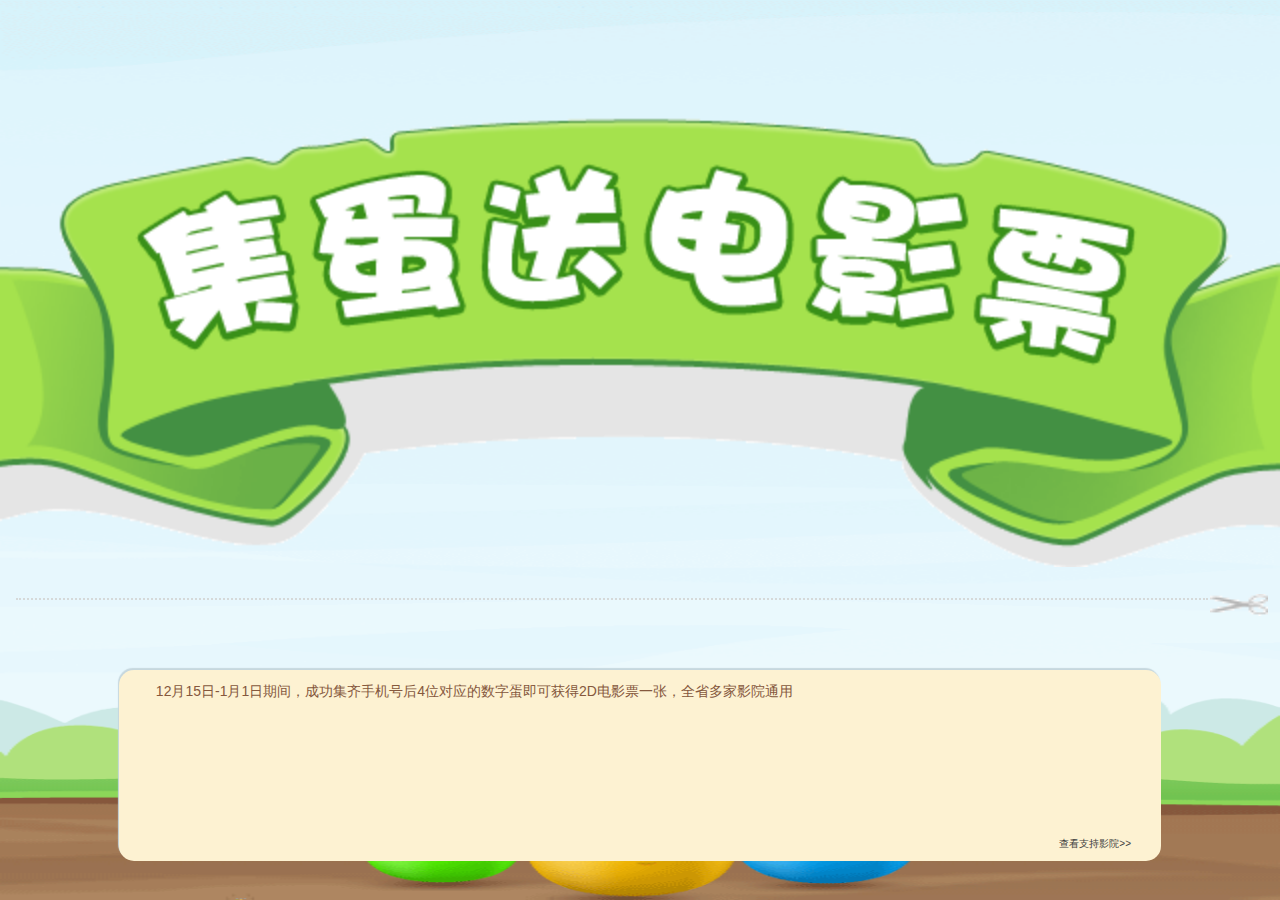
<file: index.html>
<!DOCTYPE html>
<html>
<head>
    <meta charset="utf-8">
    <meta name="viewport" content="width=device-width, initial-scale=1.0, minimum-scale=1.0, maximum-scale=1.0, user-scalable=no">
    <meta name="apple-mobile-web-app-capable" content="yes">
    <meta name="apple-mobile-web-app-status-bar-style" content="white">
    <meta name="format-detection" content="telephone=no">
    <title></title>
    <link rel="stylesheet" type="text/css" href="css/style.css">
    <script type="text/javascript" src="js/jquery-1.7.1.min.js"></script>
    <script>
        $(function(){
            $(".container").height($(window).height());
        });
    </script>
</head>
<body>
<div class="container">
    <div class="title">
        <img src="img/index_title.png">
    </div>
    <div class="line">
        <span></span>
        <img src="img/cut.png">
    </div>
    <p class="clear"></p>
    <div class="content">
        <p>12月15日-1月1日期间，成功集齐手机号后4位对应的数字蛋即可获得2D电影票一张，全省多家影院通用</p>
        <a href="#">查看支持影院>></a>
    </div>
    <div class="start">
        <a href="#">
    <img  class="btn" src="img/button_bg.png">
        </a>
    </div>
    <p class="remain">当前还剩<span>199</span>张电影票可领</p>

</div>
</body>
</html>
</file>
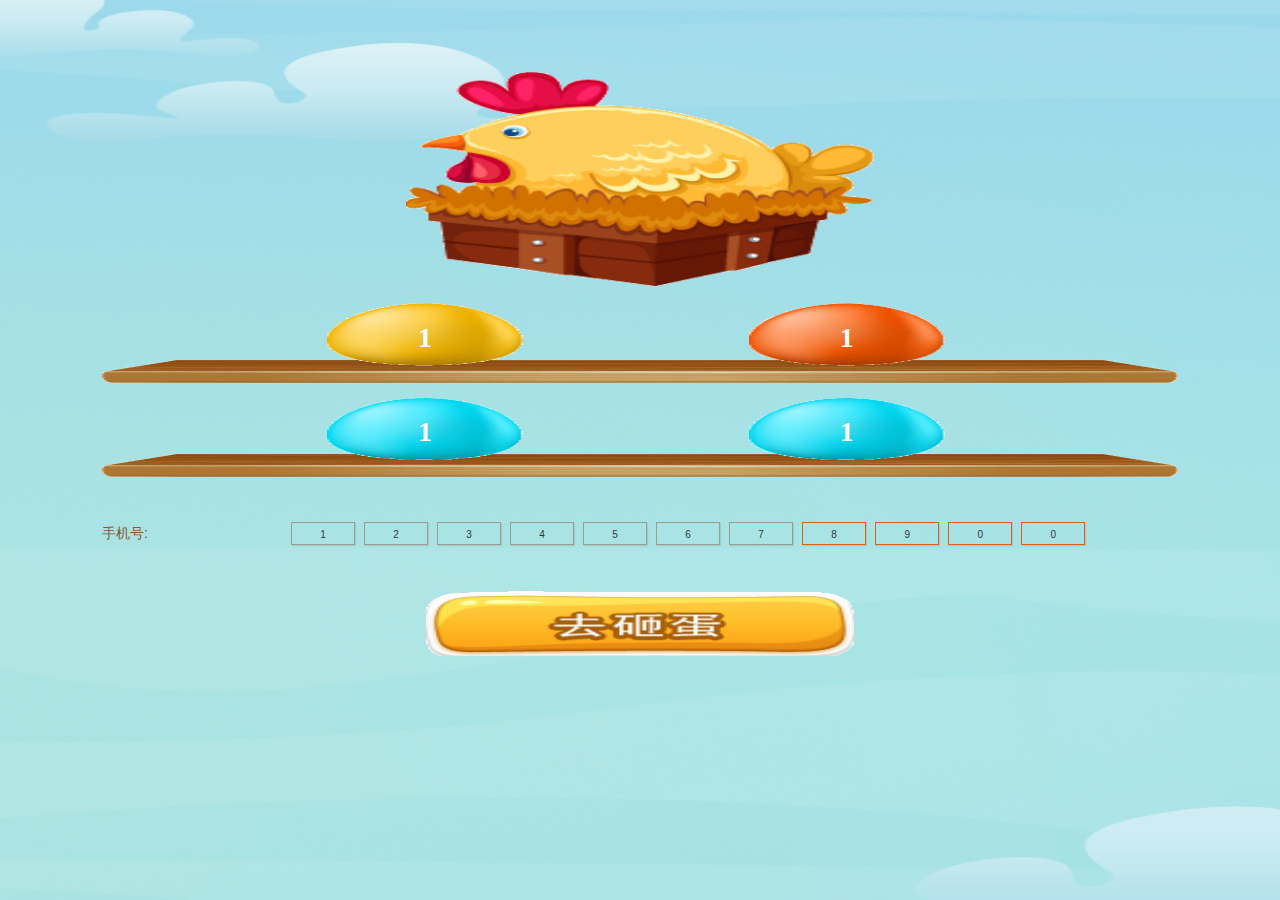
<file: basket.html>
<!DOCTYPE html>
<html>
<head>
    <meta charset="utf-8">
    <meta name="viewport" content="width=device-width, initial-scale=1.0, minimum-scale=1.0, maximum-scale=1.0, user-scalable=no">
    <meta name="apple-mobile-web-app-capable" content="yes">
    <meta name="apple-mobile-web-app-status-bar-style" content="white">
    <meta name="format-detection" content="telephone=no">
    <link rel="stylesheet" type="text/css" href="css/style.css">
    <script type="text/javascript" src="js/jquery-1.7.1.min.js"></script>
    <title></title>
    <script>
        $(function(){
            $(".container").height($(window).height());
        });
    </script>
    <title></title>
</head>
<body>
    <div class="container basket-container">
        <div class="basket-top">
            <img src="img/chicken.png">
        </div>
        <div class="basket-content">
            <div class="board">
                <ul class="first-line">
                    <li><p>1</p><img src="img/yellow-egg.png"></li>
                    <li><p>1</p><img src="img/orange-egg.png"></li>

                </ul>
                <img class="board-img" src="img/board.png">
            </div>
            <div class="board">
                <ul  class="second-line">
                    <li><p>1</p><img src="img/blue-egg.png"></li>
                    <li><p>1</p><img src="img/blue-egg.png"></li>
                </ul>
                <img  class="board-img" src="img/board.png">
            </div>
        </div>
        <div class="phone-number">
            <p>手机号:</p>
            <ul>
                <li>1</li>
                <li>2</li>
                <li>3</li>
                <li>4</li>
                <li>5</li>
                <li>6</li>
                <li>7</li>
                <li class="last">8</li>
                <li class="last">9</li>
                <li class="last">0</li>
                <li class="last">0</li>
            </ul>
        </div>
        <div class="break">
            <a href="#">
            <img src="img/break.png">
            </a>
        </div>
    </div>
</body>
</html>
</file>
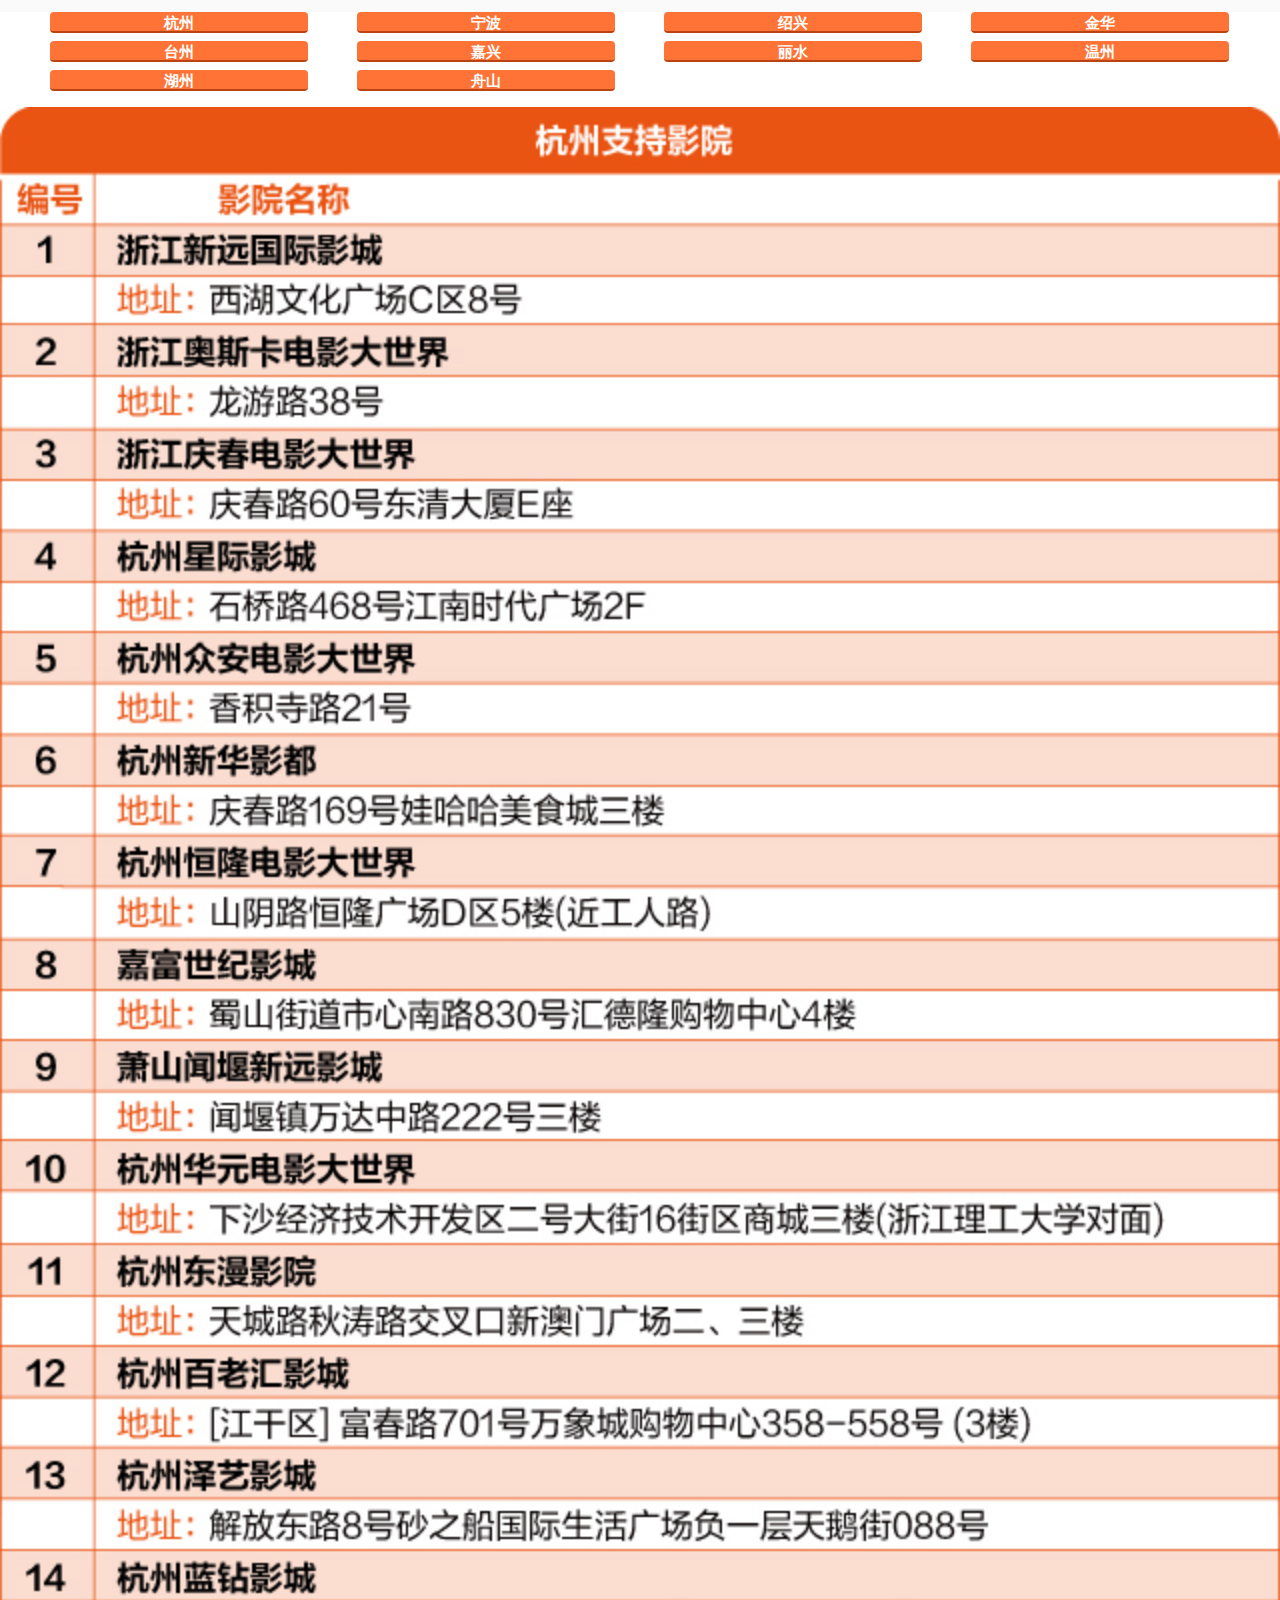
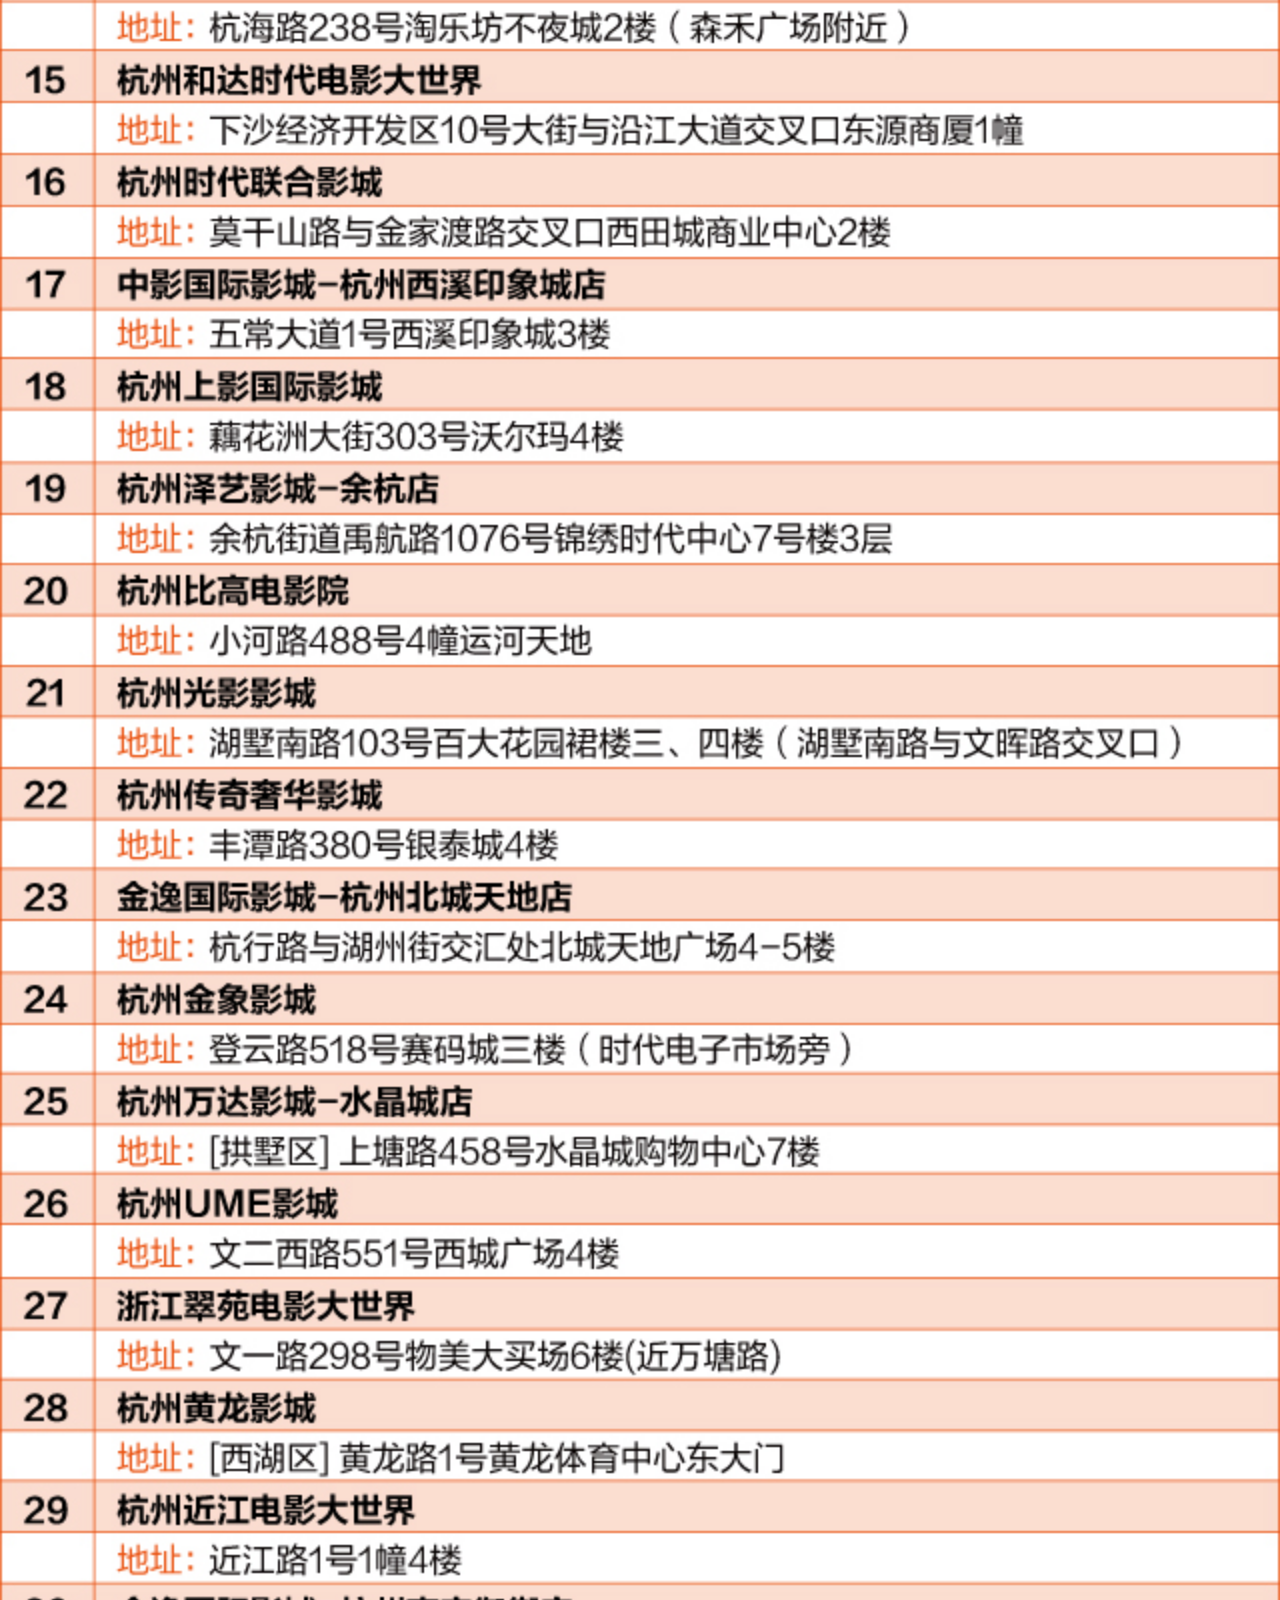
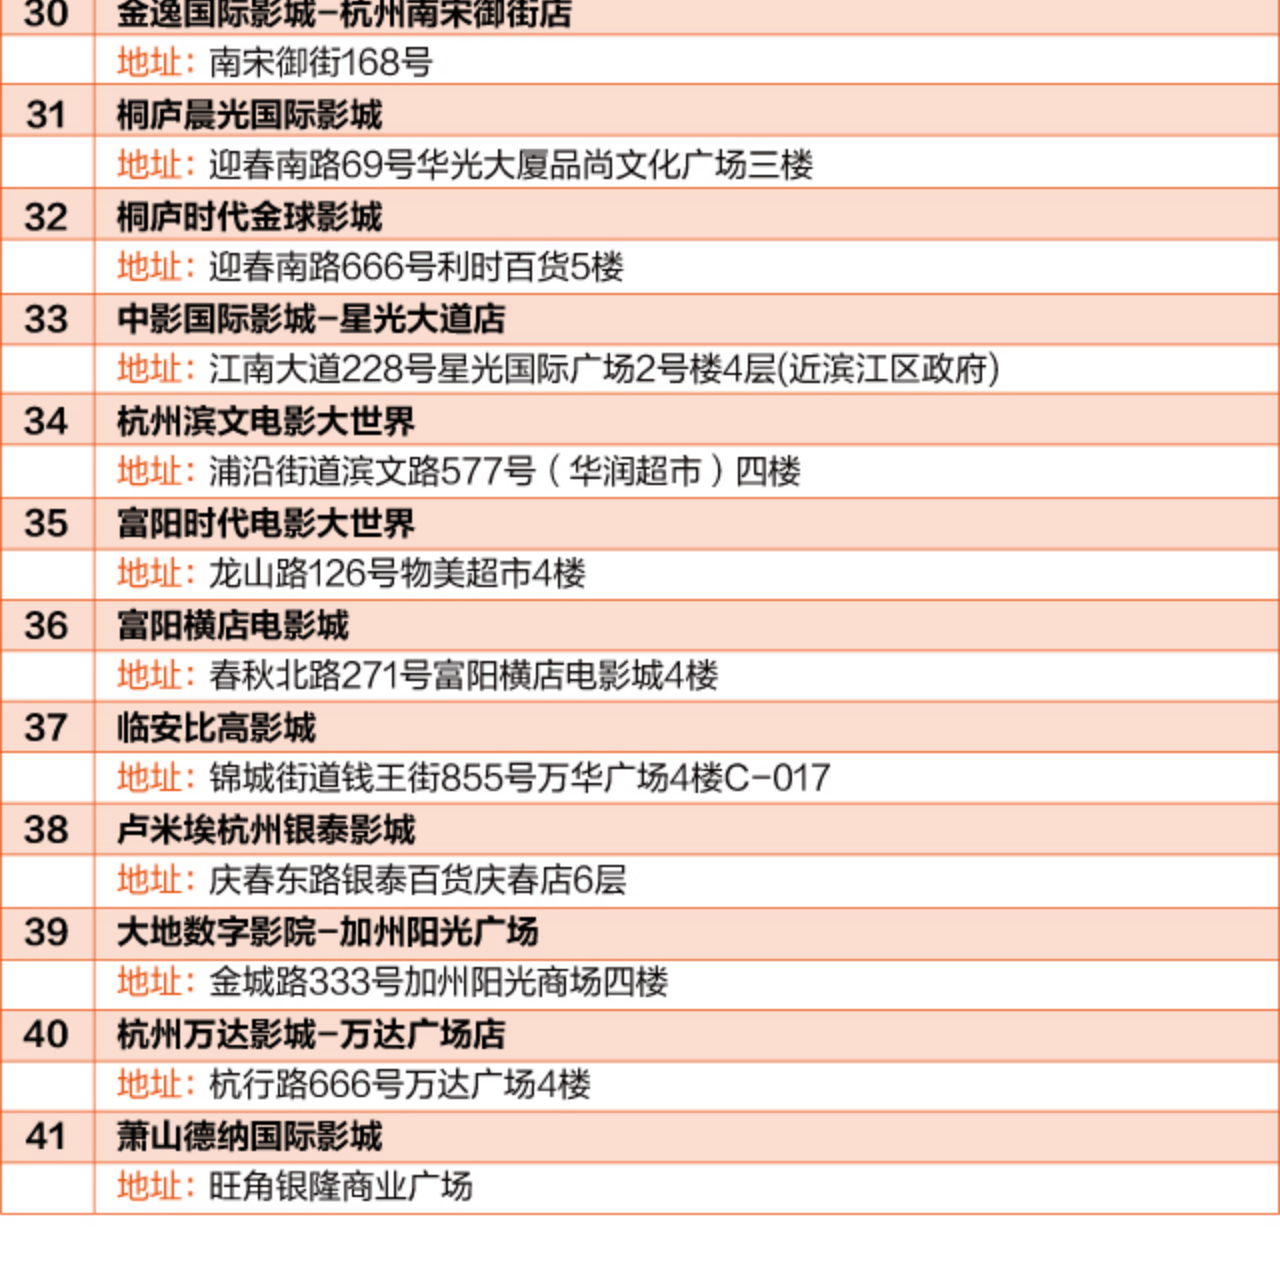
<file: cinema.html>
<!DOCTYPE html>
<html>
<head>
    <meta charset="utf-8">
    <meta name="viewport" content="width=device-width, initial-scale=1.0, minimum-scale=1.0, maximum-scale=1.0, user-scalable=no">
    <meta name="apple-mobile-web-app-capable" content="yes">
    <meta name="apple-mobile-web-app-status-bar-style" content="white">
    <meta name="format-detection" content="telephone=no">
    <link rel="stylesheet" type="text/css" href="css/style.css">
</head>
<body>
<div class="cinema-container">
    <div class="select-btn">
        <ul>
            <li>杭州</li>
            <li>宁波</li>
            <li>绍兴</li>
            <li>金华</li>
            <li>台州</li>
            <li>嘉兴</li>
            <li>丽水</li>
            <li>温州</li>
            <li>湖州</li>
            <li>舟山</li>
        </ul>
    </div>
    <img  class="cinema" src="img/hangzhou.jpg">
</div>
</body>
</html>
</file>
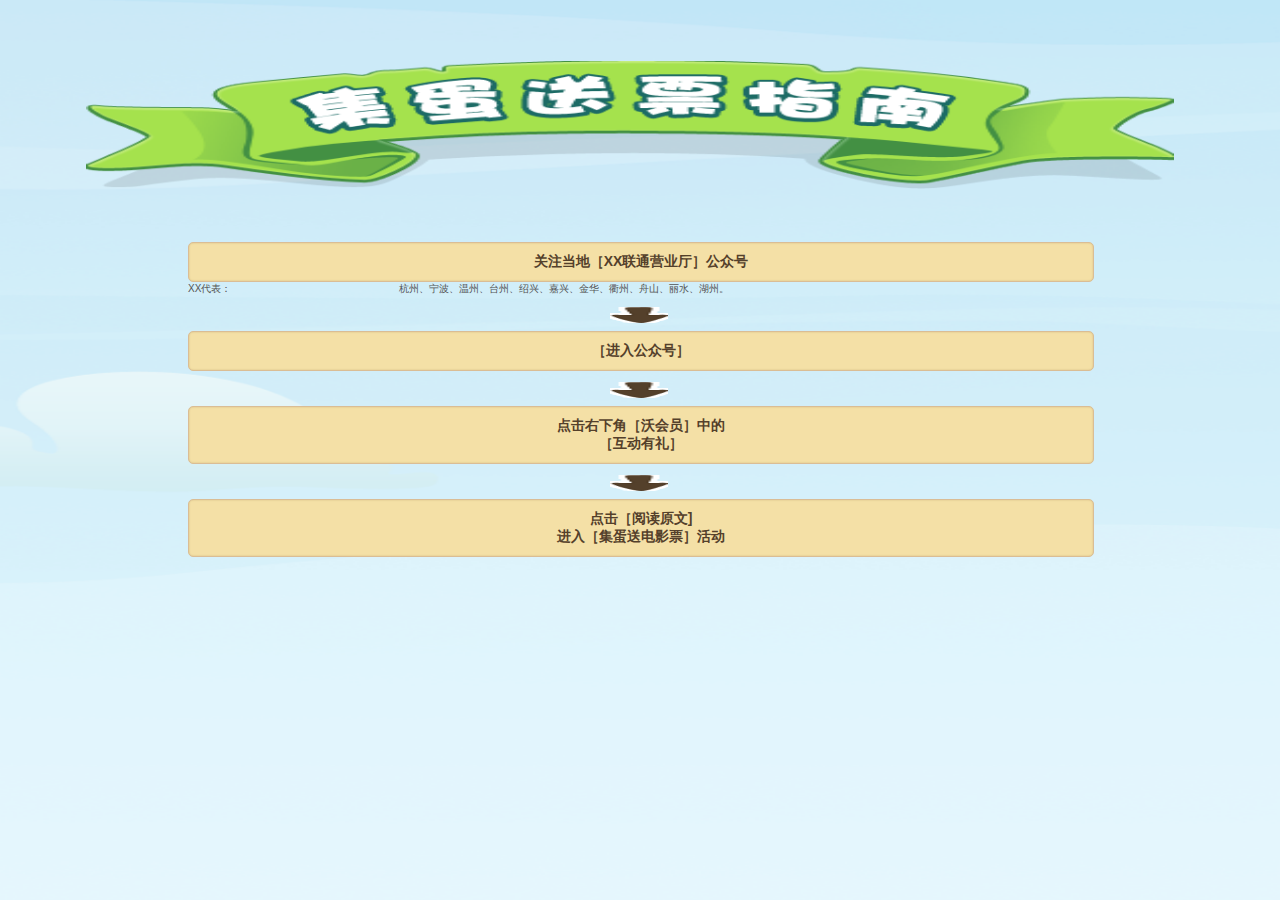
<file: how.html>
<!DOCTYPE html>
<html>
<head>
    <meta charset="utf-8">
    <meta name="viewport" content="width=device-width, initial-scale=1.0, minimum-scale=1.0, maximum-scale=1.0, user-scalable=no">
    <meta name="apple-mobile-web-app-capable" content="yes">
    <meta name="apple-mobile-web-app-status-bar-style" content="white">
    <meta name="format-detection" content="telephone=no">
    <link rel="stylesheet" type="text/css" href="css/style.css">
    <script type="text/javascript" src="js/jquery-1.7.1.min.js"></script>
    <title></title>
    <script>
        $(function(){
            $(".container").height($(window).height());
        });
    </script>
</head>
<body>
<div class="container how-container">
    <div class="how-title">
        <img src="img/how_title.png"/>
    </div>
    <div class="how-content">
        <div class="step">
            <p>关注当地［XX联通营业厅］公众号</p>
        </div>
        <div class="tip4">
            <p class="label">XX代表：</p>
            <p class="tip4-content">杭州、宁波、温州、台州、绍兴、嘉兴、金华、衢州、舟山、丽水、湖州。</p>
        </div>
        <img src="img/arrow-icon.png"/>
    </div>
    <div class="how-content">
        <div class="step">
            <p>［进入公众号］</p>
        </div>
        <img src="img/arrow-icon.png"/>
    </div>
    <div class="how-content">
        <div class="step">
            <p>点击右下角［沃会员］中的 </p>
            <p>［互动有礼］</p>
        </div>
        <img src="img/arrow-icon.png"/>
    </div>
    <div class="how-content">
        <div class="step">
            <p>点击［阅读原文]</p>
            <p>进入［集蛋送电影票］活动</p>
        </div>
    </div>
</div>
</body>
</html>
</file>
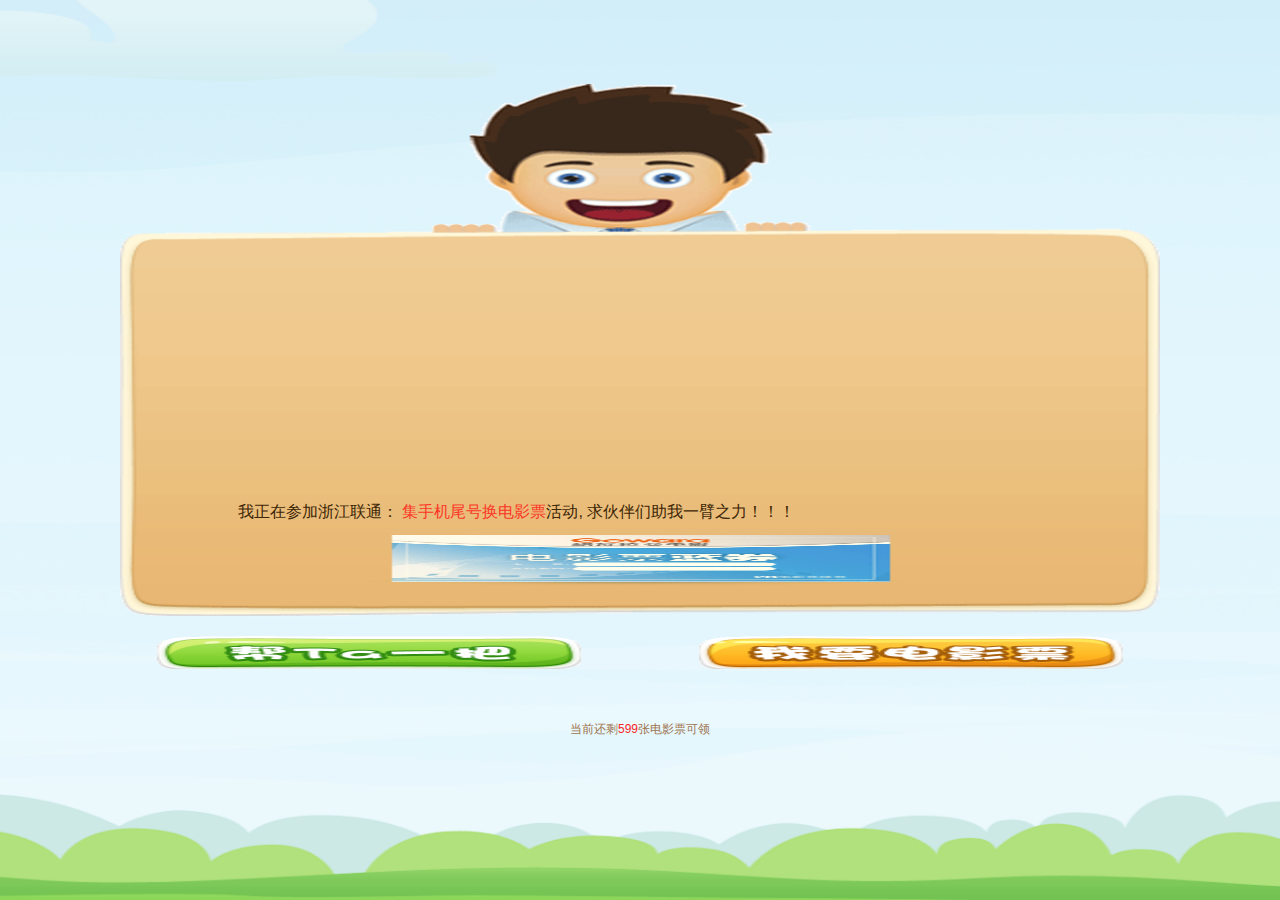
<file: invite.html>
<!DOCTYPE html>
<html>
<head>
    <meta charset="utf-8">
    <meta name="viewport" content="width=device-width, initial-scale=1.0, minimum-scale=1.0, maximum-scale=1.0, user-scalable=no">
    <meta name="apple-mobile-web-app-capable" content="yes">
    <meta name="apple-mobile-web-app-status-bar-style" content="white">
    <meta name="format-detection" content="telephone=no">
    <link rel="stylesheet" type="text/css" href="css/style.css">
    <script type="text/javascript" src="js/jquery-1.7.1.min.js"></script>
    <title></title>
    <script>
        $(function(){
            $(".container").height($(window).height());
        });
    </script>
    <title></title>
</head>
<body>
<div class="container invite-container">
  <div class="invite-content">
      <div>
          <p>我正在参加浙江联通： <span> 集手机尾号换电影票</span>活动,
          求伙伴们助我一臂之力！！！</p>
      </div>
      <img src="img/ticket.png"/>
  </div>
  <div class="btn-group  invite-btn">
      <div class="left-btn">
          <img src="img/invite_help.png"/>
      </div>
      <div class="right-btn">
          <img src="img/want.png"/>
      </div>
  </div>
    <p class="remain invite-remain">当前还剩<span>599</span>张电影票可领 </p>
</div>
</body>
</html>
</file>
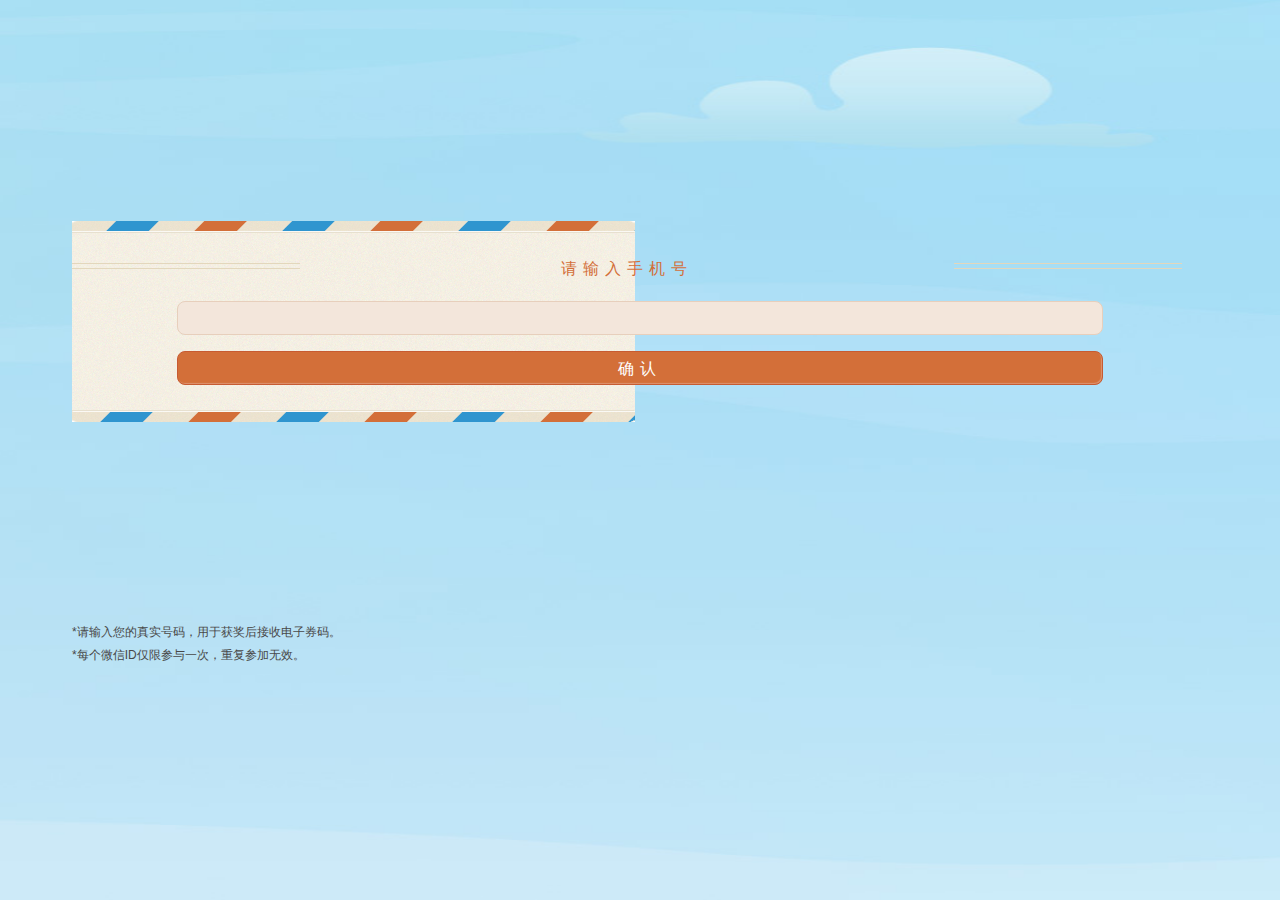
<file: login.html>
<!DOCTYPE html>
<html>
<head>
    <meta charset="utf-8">
    <meta name="viewport" content="width=device-width, initial-scale=1.0, minimum-scale=1.0, maximum-scale=1.0, user-scalable=no">
    <meta name="apple-mobile-web-app-capable" content="yes">
    <meta name="apple-mobile-web-app-status-bar-style" content="white">
    <meta name="format-detection" content="telephone=no">
    <link rel="stylesheet" type="text/css" href="css/style.css">
    <script type="text/javascript" src="js/jquery-1.7.1.min.js"></script>
    <title></title>
    <script>

        $(function(){
            $(".container").height($(window).height());
        });
    </script>
</head>
<body>
<div class="login-container  container">
    <div class="form">
        <div class="form-title">
            <span></span>
            <p>请输入手机号</p>
            <span></span>
        </div>
        <input type="text" />
        <div class="form-btn">
            <p>确认</p>
        </div>
    </div>
    <p class="tip1">*请输入您的真实号码，用于获奖后接收电子券码。 </p>
    <p class="tip2"> *每个微信ID仅限参与一次，重复参加无效。</p>
</div>
</body>
</html>
</file>
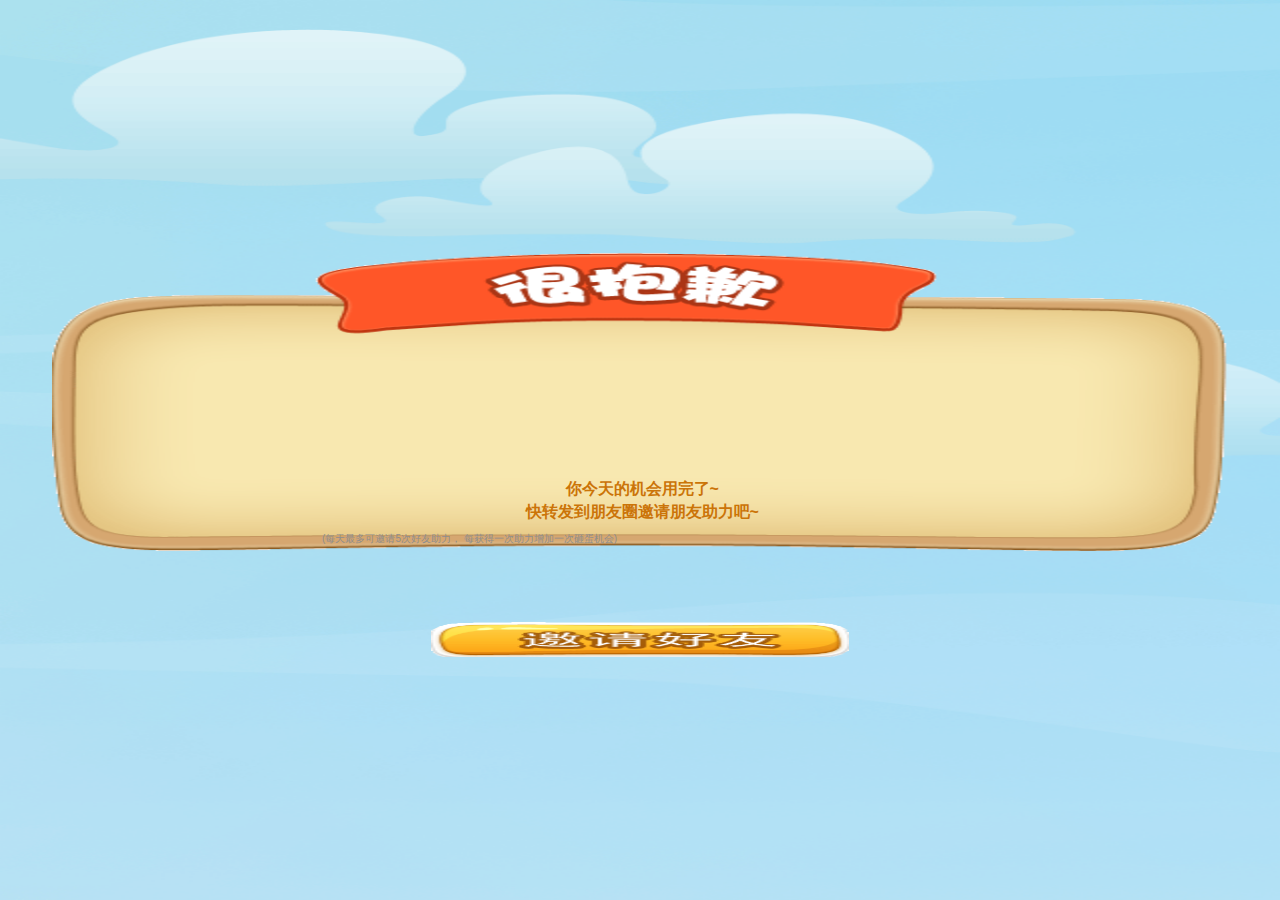
<file: nochance.html>
<!DOCTYPE html>
<html>
<head>
    <meta charset="utf-8">
    <meta name="viewport" content="width=device-width, initial-scale=1.0, minimum-scale=1.0, maximum-scale=1.0, user-scalable=no">
    <meta name="apple-mobile-web-app-capable" content="yes">
    <meta name="apple-mobile-web-app-status-bar-style" content="white">
    <meta name="format-detection" content="telephone=no">
    <link rel="stylesheet" type="text/css" href="css/style.css">
    <script type="text/javascript" src="js/jquery-1.7.1.min.js"></script>
    <title></title>
    <script>
        $(function(){
            $(".container").height($(window).height());
        });
    </script>
    <title></title>
</head>
<body>
<div class="container nochance-container">
    <div class="sorry">
        <p class="first-line">你今天的机会用完了~</p>
        <p class="second-line">快转发到朋友圈邀请朋友助力吧~</p>
        <span class="tip3">(每天最多可邀请5次好友助力， 每获得一次助力增加一次砸蛋机会)</span>
    </div>
    <div class="invite">
        <a href="#">
        <img src="img/invite.png">
        </a>
    </div>
</div>
</body>
</html>
</file>
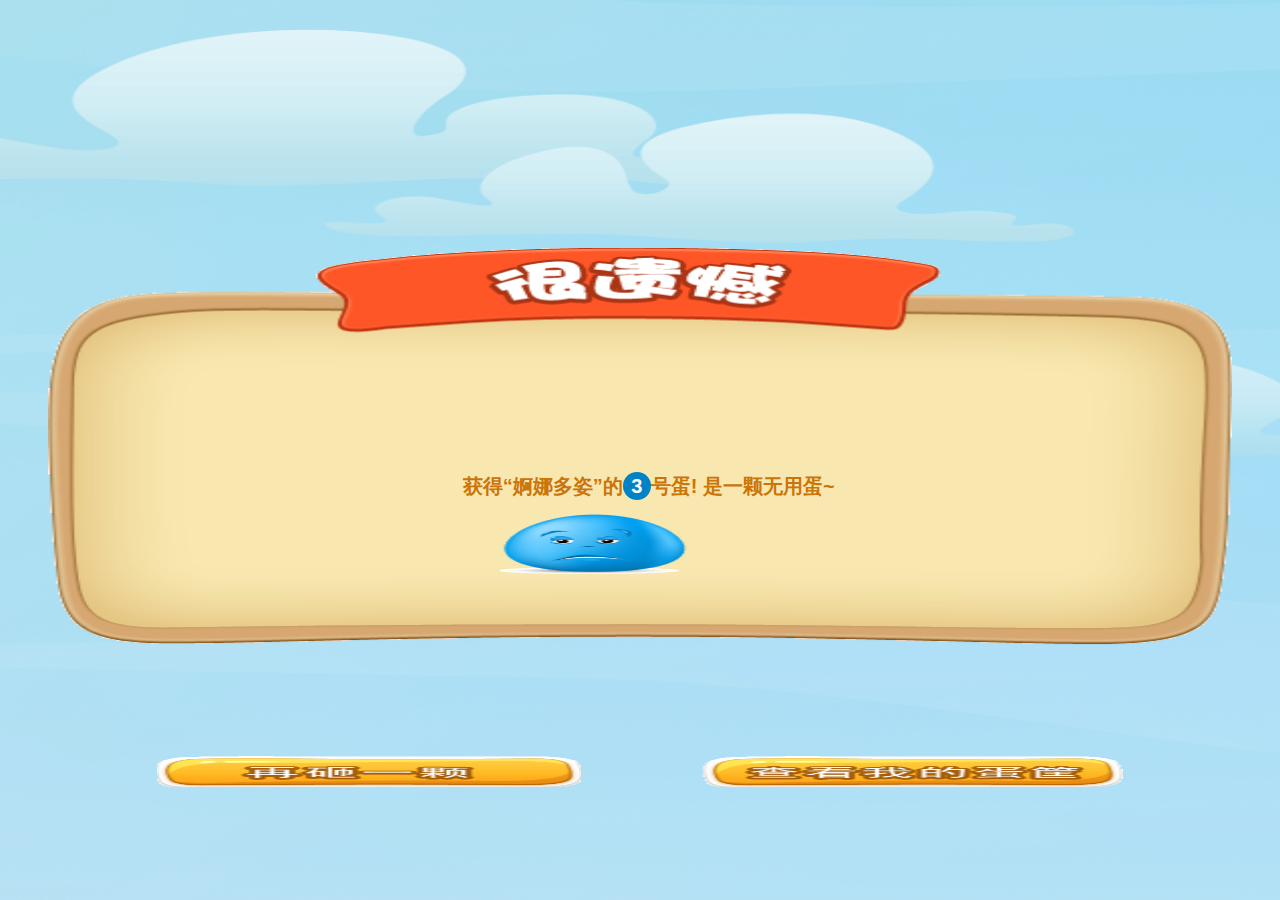
<file: result.html>
<!DOCTYPE html>
<html>
<head>
    <meta charset="utf-8">
    <meta name="viewport" content="width=device-width, initial-scale=1.0, minimum-scale=1.0, maximum-scale=1.0, user-scalable=no">
    <meta name="apple-mobile-web-app-capable" content="yes">
    <meta name="apple-mobile-web-app-status-bar-style" content="white">
    <meta name="format-detection" content="telephone=no">
    <link rel="stylesheet" type="text/css" href="css/style.css">
    <script type="text/javascript" src="js/jquery-1.7.1.min.js"></script>
    <title></title>
    <script>
        $(function(){
            $(".container").height($(window).height());
        });
    </script>
    <title></title>
</head>
<body>
<div class="result-container container">
    <div class="result-content">
        <p>获得<span class="egg-name">“婀娜多姿”</span>的<span class="egg-number">3</span>号蛋! 是一颗<span id="use">无用蛋~</span></p>
        <img src="img/reggs3.png">
    </div>
    <div class="result-btn">
        <div class="break-more">
            <a href="#">
            <img src="img/break-more.png">
            </a>
        </div>
        <div class="see-basket">
            <a href="#">
            <img src="img/see-basket.png">
            </a>
        </div>
    </div>
</div>
</body>
</html>
</file>
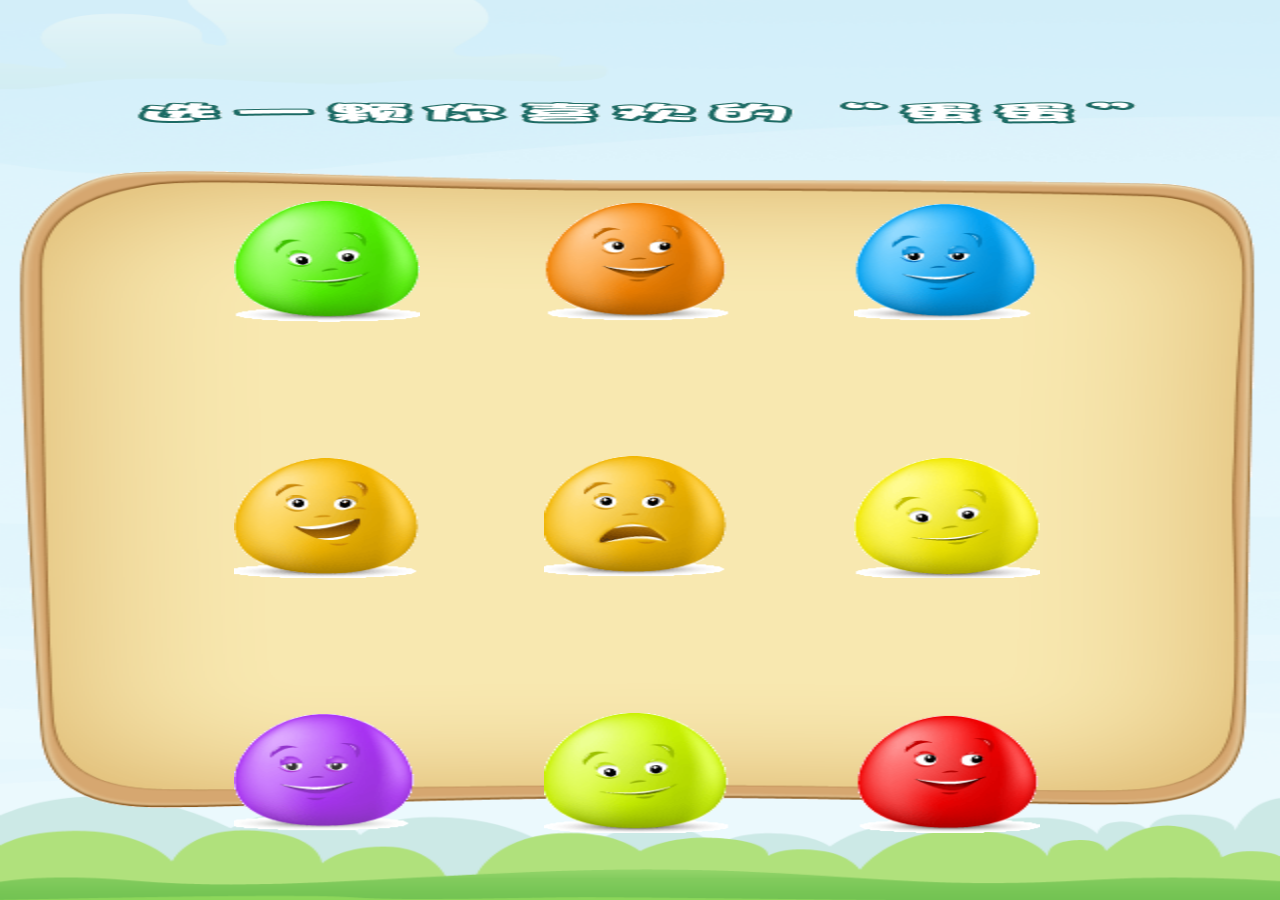
<file: select.html>
<!DOCTYPE html>
<html>
<head>
    <meta charset="utf-8">
    <meta name="viewport" content="width=device-width, initial-scale=1.0, minimum-scale=1.0, maximum-scale=1.0, user-scalable=no">
    <meta name="apple-mobile-web-app-capable" content="yes">
    <meta name="apple-mobile-web-app-status-bar-style" content="white">
    <meta name="format-detection" content="telephone=no">
    <link rel="stylesheet" type="text/css" href="css/style.css">
    <script type="text/javascript" src="js/jquery-1.7.1.min.js"></script>
    <title></title>
    <script>
        $(function(){
            $(".container").height($(window).height());
        });
    </script>
    <title></title>
</head>
<body>
<div class="select-container container">
    <div class="select-title">
        <img src="img/select-title.png">
    </div>
    <div class="select-content">
        <ul>
            <li><a href="#"><img src="img/eggs1.png"></a></li>
            <li><a href="#"><img src="img/eggs2.png"></a></li>
            <li><a href="#"><img src="img/eggs3.png"></a></li>
            <li><a href="#"><img src="img/eggs4.png"></a></li>
            <li><a href="#"><img src="img/eggs5.png"></a></li>
            <li><a href="#"><img src="img/eggs6.png"></a></li>
            <li><a href="#"><img src="img/eggs7.png"></a></li>
            <li><a href="#"><img src="img/eggs8.png"></a></li>
            <li><a href="#"><img src="img/eggs9.png"></a></li>
        </ul>
    </div>
</div>
</body>
</html>
</file>
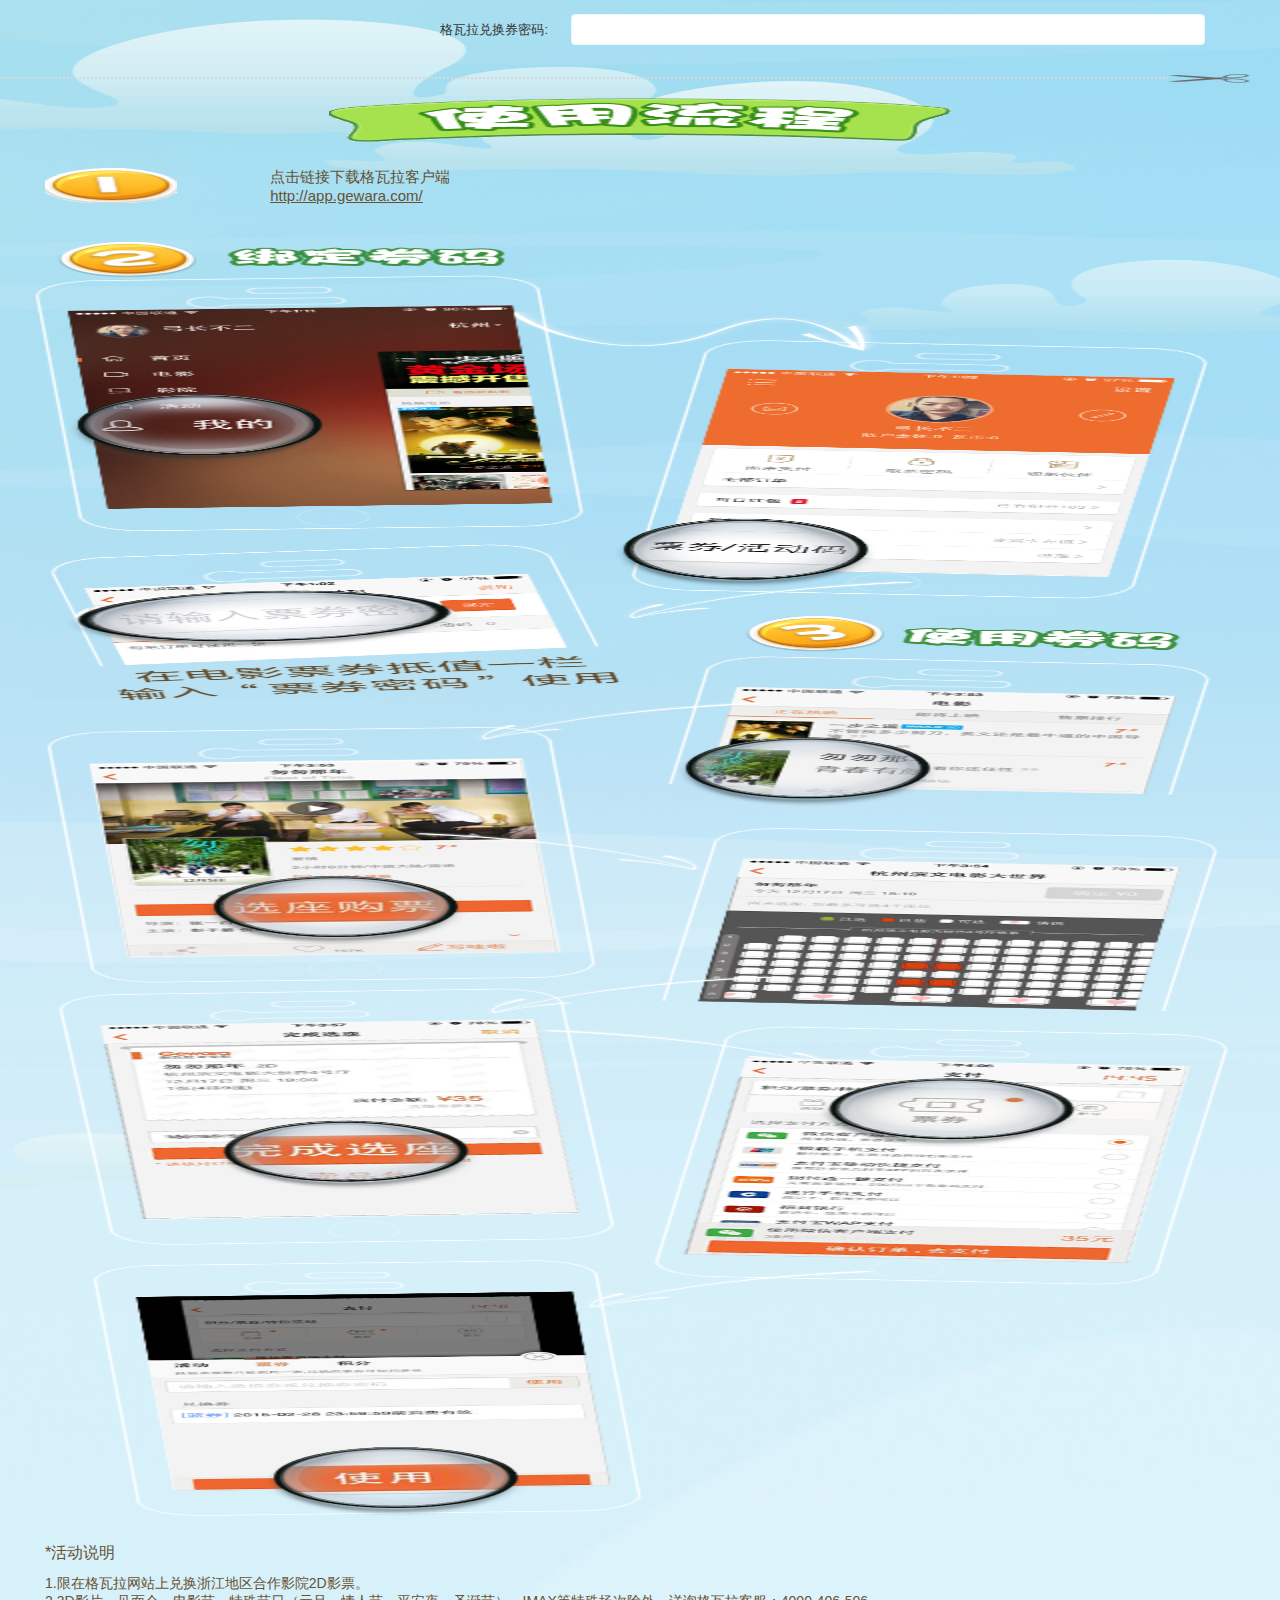
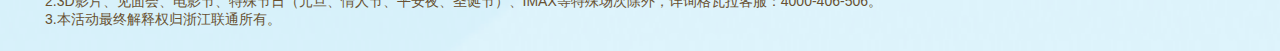
<file: step.html>
<!DOCTYPE html>
<html>
<head>
    <meta charset="utf-8">
    <meta name="viewport" content="width=device-width, initial-scale=1.0, minimum-scale=1.0, maximum-scale=1.0, user-scalable=no">
    <meta name="apple-mobile-web-app-capable" content="yes">
    <meta name="apple-mobile-web-app-status-bar-style" content="white">
    <meta name="format-detection" content="telephone=no">
    <link rel="stylesheet" type="text/css" href="css/style.css">
</head>
<body>
<div class="step-container">
    <div class="top">
        <p class="step-label">格瓦拉兑换券密码:</p>
        <p class="password"></p>
    </div>
    <div class="line step-line">
        <span></span>
        <img src="img/step-cut.png">
    </div>
    <div class="step-title">
        <img src="img/step_title.png"/>
    </div>
    <div class="change-step step1">
        <img src="img/step1.png"/>
        <div class="app-link">
            <p>点击链接下载格瓦拉客户端</p>
            <a href="#"><u>http://app.gewara.com/</u> </a>
        </div>
    </div>
    <img class="step-content" src="img/step-content.png"/>
    <div class="change-step direction">
        <h3>*活动说明</h3>
        <p>1.限在格瓦拉网站上兑换浙江地区合作影院2D影票。</p>
        <p>2.3D影片、见面会、电影节、特殊节日（元旦、情人节、平安夜、圣诞节）、IMAX等特殊场次除外，详询格瓦拉客服：4000-406-506。</p>
        <p>3.本活动最终解释权归浙江联通所有。</p>
    </div>
</div>
</body>
</html>
</file>
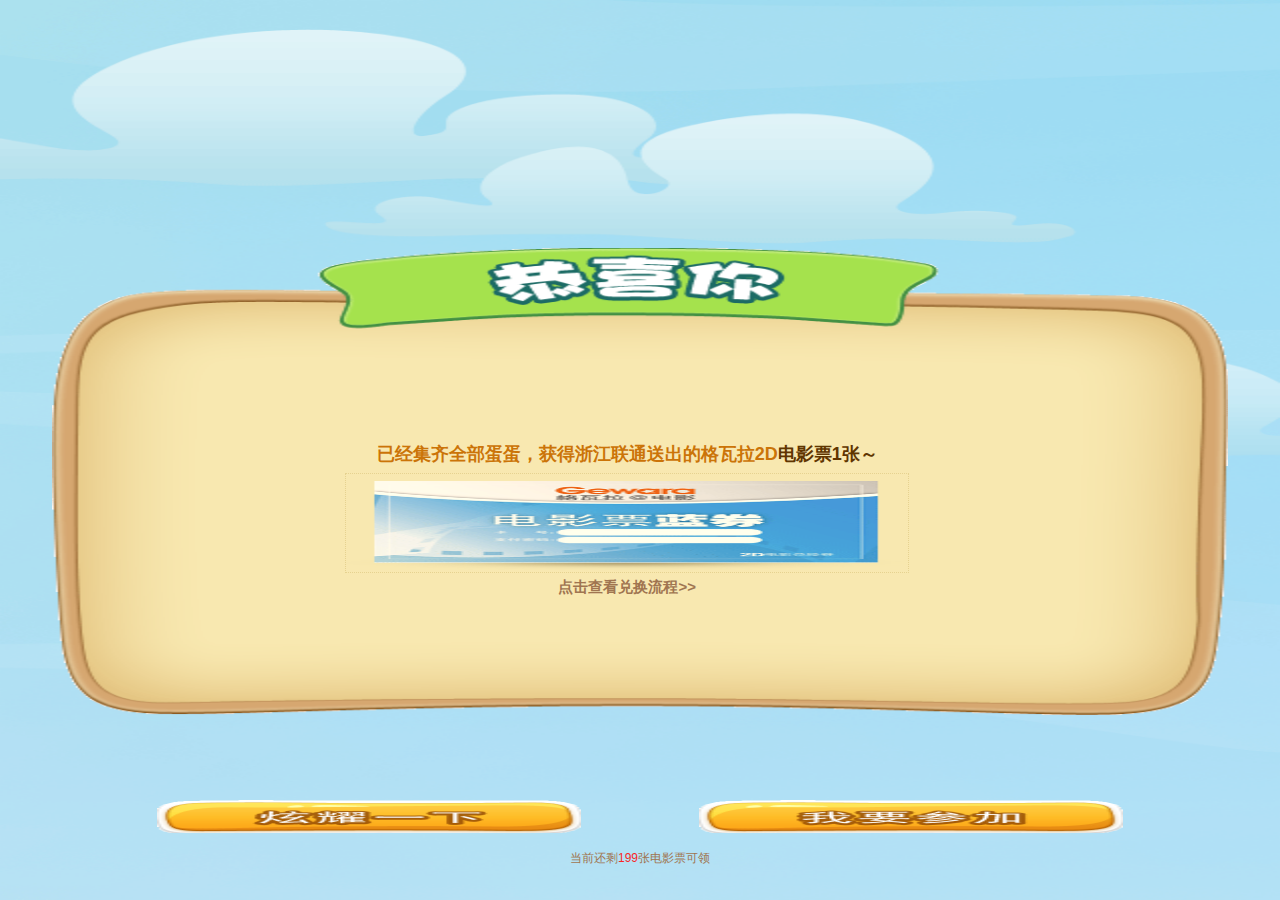
<file: success.html>
<!DOCTYPE html>
<html>
<head>
    <meta charset="utf-8">
    <meta name="viewport" content="width=device-width, initial-scale=1.0, minimum-scale=1.0, maximum-scale=1.0, user-scalable=no">
    <meta name="apple-mobile-web-app-capable" content="yes">
    <meta name="apple-mobile-web-app-status-bar-style" content="white">
    <meta name="format-detection" content="telephone=no">
    <link rel="stylesheet" type="text/css" href="css/style.css">
    <script type="text/javascript" src="js/jquery-1.7.1.min.js"></script>
    <title></title>
    <script>
        $(function(){
            $(".container").height($(window).height());
            $(".share-tip").height($(window).height());
        });
    </script>
    <title></title>
</head>
<body>

<div class="container result-container">
    <div class="success-content">
        <p class="congratulation">已经集齐全部蛋蛋，获得浙江联通送出的格瓦拉2D<span>电影票1张～</span></p>
        <img src="img/ticket.png">
        <a href="#">点击查看兑换流程>></a>
    </div>
    <div class="success-btn">
        <div class="share">
            <img src="img/share.png">
        </div>
        <div class="join">
            <a href="#">
            <img src="img/join.png">
            </a>
        </div>
    </div>
    <p class="remain success-remain">当前还剩<span>199</span>张电影票可领</p>
    <p class="tip3">*电影票兑换码会以短信方式发送至您的手机</p>
</div>
<div class="share-tip">
    <img src="img/share-tip.png">
</div>
<script>
    $(function(){
    $(".share").click(function(){
        $(".share-tip").css('display','block');
    });
    $(".share-tip").click(function(){
        $(this).css('display','none');
    });
    });
</script>
</body>
</html>
</file>
<file: css/style.css>
@charset "utf-8";
/* CSS Document */
* { margin: 0; padding: 0; box-sizing: border-box; }
html { font-size: 10px; }
body { background: #fafafa; color: #363636; font-size: 140%; overflow: hidden; }
html, body, div, span, applet, object, iframe, h1, h2, h3, h4, h5, h6, p, blockquote, pre, a, abbr, acronym, address, big, cite, code, del, dfn, em, img, ins, kbd, q, s, samp, small, strike, strong, sub, sup, tt, var, b, u, i, center, dl, dt, dd, ol, ul, li, fieldset, form, label, legend, table, caption, tbody, tfoot, thead, tr, th, td, article, aside, canvas, details, embed, figure, figcaption, footer, header, hgroup, menu, nav, output, ruby, section, summary, time, mark, audio, video, select, option { margin: 0; padding: 0; border: 0; vertical-align: baseline; font-family: "微软雅黑", Arial, Helvetica, sans-serif; -webkit-text-size-adjust:none;  }
h1, h2, h3, h4, h5, h6 { font-weight: normal; }
img, iframe, fieldset, button, input { border: none; }
img { vertical-align:top; }
ul, ol, li { list-style: none; }
em, i{ font-style: normal; }
b{ font-weight: normal;}
table { border-collapse: collapse; border-spacing: 0; }
table, th, td { vertical-align: top; }
input, button { margin: 0; vertical-align: top; outline: none; }
button { display : inline-block; overflow: visible; width: auto; outline: none; border: none; background: none; text-align: center; cursor: pointer; }
button::-moz-focus-inner {
    margin: 0;
    padding: 0;
    border: none;
}
input, textarea, button, select { /*-webkit-appearance: none; */}/*去除系统默认的样式*/
a, button, input, div, li { -webkit-tap-highlight-color: rgba(255,0,0,0); }/*去除android链接触摸时产生边框*/
a { color: #3e3e3e; outline: none;text-decoration: none; }

/*内部元素有浮动外框高度不定内容不被撑开解决方案*/
.clear { zoom: 1; }
.clear:after { content: ""; display: block; height: 0; clear: both; visibility: hidden; }

/*正文*/

.container{
    width: 100%;
    background:no-repeat url("../img/bg.png");
    overflow: hidden;
    background-size: 100% 100%;
}

.title{
    width: 100%;
}

.title img{
    width: 100%;
    height: 23.95833%;
    margin-top: 8.54166%;
}

.line{
    width: 100%;
    height: 2.5%;
    margin-top: 2.08333%;
}

.line span{
    width: 93.125%;
    height: 6px;
    float: left;
    margin-left: 1.25%;
    border-bottom: 2px dotted #d6d9d9;
}

.line img{
    width: 4.53125%;
    height: 100%;
    float: right;
    margin-right: 0.9375%;
}

.content{
    width: 81.40625%;
    height: 21.25%;
    background-color: #fdf2d2;
    margin: 4.16666% auto;
    padding: 10px 2.879%;
    border-radius: 15px;
    box-shadow: -1px -2px 1px #c6d7de;
    position: relative;
}

.content p{
    color: #85583d;
    line-height: 22px;
    font-size: 14px;
}

.content a{
    position: absolute;
    right: 2.879%;
    bottom: 10px;
    font-size: 10px;
}

.start{
    width: 34.375%;
    height: 38px;
    margin: 0 auto;
}

.start a{
    display: block;
    width: 100%;
    height: 100%;
}

.btn{
    width: 100%;
    height: 100%;

}

.remain{
    width: 100%;
    margin-top: 8px;
    line-height: 14px;
    text-align: center;
    font-size: 12px;
    color: #a07550;
}

.remain span {
    color: #f92626;
}



.login-container
{
    width: 100%;
    background: no-repeat url("../img/login-bg.jpg");
    background-size: 100% 100%;
    overflow: hidden;
}
.form{
    width: 88.75%;
    height: 42.29166%;
    background:no-repeat url("../img/form-bg.png");
    margin: 17.291666% auto 0 auto;
    padding: 37px 0 45px 0;
}

.form .form-title{
    width: 100%;
    height: 18px;
}

.form .form-title span{
    display: inline-block;
    width: 20.07042%;
    height: 6px;
    margin: 5px 0;
    border-bottom: 1px solid #e3d7bc;
    border-top:1px solid #e3d7bc ;
}

.form .form-title p{
    display: inline-block;
    width: 56.85916%;
    line-height: 18px;
    text-align: center;
    letter-spacing:6px;
    color: #d36f39;
    font-size: 16px;
}

.form input{
    display: block;
    width: 81.51408%;
    height: 34px;
    padding: 5px 8px;
    line-height: 25px;
    margin: 25px auto 0 auto;
    border-radius: 8px;
    border: 1px solid #e7cfbc;
    background: #f3e6db;
}

.form-btn{
    width: 81.51408%;
    cursor: pointer;
    height: 34px;
    margin: 16px auto 0 auto;
    border-radius: 8px;

    background: #d36f39;
    border: 1px solid #c75b32;
    box-shadow: -1px -1px 1px #dd9371 inset;
}

.form-btn p{
    width: 100%;
    line-height: 34px;
    text-align: center;
    font-size: 16px;
    letter-spacing:6px;
    color: white;
}

.tip1,.tip2{
    width:88.75% ;
    line-height: 15px;
    font-size: 12px;
    color: #484848;
}

.tip1{
    margin: 23px auto 0 auto;
}

.tip2{
    margin: 8px auto 138px auto;
}

.select-container{
    background: no-repeat url("../img/select-bg.png");
    background-size: 100% 100%;
}

.select-title{
    width: 78.75%;
    margin: 7.70833% auto 0 auto;
}

.select-title img{
    width: 100%;
    height: 27px;
}

.select-content{
    width: 100%;
    height: 70.83333%;
    padding: 30px 12.1875% 0 13.4375%;
    background: url("../img/select-content.png") no-repeat;
    background-size: 100% 100%;
    margin-top: 3.541666%;
    margin-bottom: 62px;
}

.select-content ul{
    width: 100%;
    height: 87.096774%;
    list-style: none;
}

.select-content ul li{
    float: left;
    width: 19.5378%;
    height: 22.96296%;
    margin: 0 6.5126% 14.074074% 6.5126%;
}

.select-content ul li a{
    display: block;
    width: 100%;
    height: 100%;
}

.select-content ul li a img{
    width: 100%;
    height: 100%;
}

.basket-container{
    background: url("../img/basket-bg.png") no-repeat;
    background-size: 100% 100%;
}

.basket-top{
    width: 36.5625%;
    height: 23.75%;
    margin: 5.625% auto 0 auto;
}

.basket-top img{
    width: 100%;
    height: 100%;
}

.basket-content{
    width: 84.0625%;
    height: 185px;
    margin: 0 auto 34px auto;
}
.basket-content .board{
    width: 100%;
    height: 77px;
    margin: 17px 0 0 0;
}

.basket-content .board ul{
    width: 79.182156%;
    height: 63px;
    margin: 0 auto;
    list-style: none;
    position: relative;
}

.basket-content .board ul li{
    width:23.004694%;
    height: 63px;
    margin: 0  13.25178%;
    float: left;
    position: relative;
}

.basket-content .board ul li img{
    width: 100%;
    height: 63px;

}
.basket-content .board ul li p{
    display: block;
    width: 100%;
    height: 100%;
    line-height: 70px;
    font-size: 28px;
    color: white;
    font-weight: bolder;
    font-family: '微软雅黑';
    text-align: center;
    position: absolute;
}
.board-img{
    width: 100%;
    height: 23px;
    margin-top: -6px;
}

.phone-number{
    width: 84.0625%;
    height: 23px;
    margin: 8px auto 0 auto;
}

.phone-number p{
    float: left;
    width: 16.728624%;
    line-height: 23px;
    font-size: 14px;
    text-align: left;
    color: #85583d;
}

.phone-number ul{
    width: 83.2713%;
    height: 23px;
    float: right;
    list-style: none;
}

.phone-number ul li{
    float: left;
    width:7.14285% ;
    height: 23px;
    font-size: 10px;
    text-align: center;
    line-height: 23px;
    margin: 0 0 0 1.00892%;
    border: 1px solid #9a9d91;
    box-shadow: 1px 1px 1px #a3cbc8;
}

.phone-number ul .last{
    border: 1px solid #d8611e;
}

.break{
    width: 33.4375%;
    height: 7.1875%;
    margin: 3.645833% auto 7.39583% auto;
}

.break a{
    display: block;
    width: 100%;
    height: 100%;
}

.break img{
    width: 100%;
    height: 100%;
}


.nochance-container{
    background: url("../img/nochance-bg.png") no-repeat;
    background-size: 100% 100%;
}

.sorry{
    width: 91.875%;
    height: 33.125%;
    margin: 19.791666% auto 0 auto;
    padding: 17.5% 3.40136% 1.25% 3.741496%;
    background: url("../img/sorry-bg.png") no-repeat;
    background-size: 100% 100%;
}

.sorry p{
    width: 100%;
    line-height: 23px;
    text-align: center;
    font-size: 16px;
    color: #cb7408;
    font-weight: bold;
}

.sorry span{
    display: block;
    width: 69.96336%;
    line-height: 16px;
    margin: 8px auto 0 auto;
    font-size: 10px;
    color: #8e8e8e;
}

.invite{
    width: 32.65625%;
    height: 35px;
    margin: 5.520833% auto 34.375% auto;
}

.invite img{
    width: 100%;
    height: 100%;
}

.invite a{
    display: block;
    width: 100%;
    height: 100%;
}

.result-container{
    background: url("../img/nochance-bg.png") no-repeat;
    background-size: 100% 100%;
}

.result-content{
    width: 92.5%;
    height: 44.08333%;
    margin: 19.375% auto 0 auto;
    padding: 17.5% 4.054% 0 5.4054%;
    background: url("../img/result-content-bg1.png") no-repeat;
    background-size: 100% 100%;
}

.result-content p{
    font-size: 20px;
    color: #cb7408;
    line-height: 28px;
    font-weight: bold;
    text-align: center;
}

.egg-number{
    display: inline-block;
    height: 28px;
    width: 28px;
    color: white;
    background-color: #0082c6;
    border-radius: 50%;
}

.result-content img{
    width: 17.72388%;
    height: 61px;
    margin: 14px 38.513513% 0 35.97972%;

}

.result-btn{
    width: 75.46875%;
    height: 31px;
    margin:8.6666% auto 24.4791% auto;
}

.btn-group{
    width: 75.46875%;
    height: 31px;
    margin:8.6666% auto 0 auto;
}

.invite-btn{
    height: 33px;
    margin-top: 20px;
}

.break-more{
    width: 43.89233%;
    height: 31px;
    float: left;
}

.left-btn{
    width: 43.89233%;
    height: 31px;
    float: left;
}



.see-basket{
    width: 43.89233%;
    height: 31px;
    float: right;
}

.right-btn{
    width: 43.89233%;
    height: 31px;
    float: right;
}

.invite-btn .right-btn,.invite-btn .left-btn{
    height: 33px;
}
.see-basket a{
    display: block;
    width: 100%;
    height: 100%;
}

.break-more img,.see-basket img{
    width: 100%;
    height: 100%;
}

.left-btn img,.right-btn img{
    width: 100%;
    height: 100%;
}



.break-more a{
    display: block;
    width: 100%;
    height: 100%;
}
.success-content{
    width: 91.875%;
    height: 51.875%;
    margin: 19.375% auto 0 auto;
    background: url("../img/success-content.png") no-repeat;
    background-size: 100% 100%;
    padding: 15% 7.48299% 0 5.48299%;
}

.congratulation{
    font-size: 18px;
    color: #cb7408;
    line-height: 28px;
    font-weight: bold;
    text-align: center;
}

.congratulation span{
    color: #603500;
}

.success-content img{
    width: 55.8%;
    height: 100px;
    margin: 5px 22.1% 5px 22.1%;
    border: 1px dotted #e6d290;
}

.success-content a{
    display: block;
    width: 100%;
    text-align: center;
    font-size: 15px;
    font-weight: bold;
    color: #a07550;
}

.tip3{
    padding-left: 5.46875%;
    font-size: 10px;
    color: #727b7e;
    margin-bottom:15px ;
}

.success-btn{
    height: 33px;
    width: 75.46875%;
    margin:6.6666% auto 0 auto;
}

.share{
    width: 43.89233%;
    height: 33px;
    float: left;
}

.join{
    width: 43.89233%;
    height: 33px;
    float: right;
}

.join a{
    display: block;
    width: 100%;
    height: 100%;
}

.share img,.join img{
    width: 100%;
    height: 100%;
}

.success-remain{
    margin-top: 18px;
    margin-bottom: 11.875%;
}

.share-tip{
    position: fixed;
    background: #242829;
    opacity:0.9;
    top: 0;
    display: none;
}

.share-tip img{
    width: 78.75%;
    height:218px ;
    margin: 30px 10.625%;
}

.invite-container{
    background: url("../img/invite_bg.png") no-repeat;
    background-size: 100% 100%;
}

.invite-content{
    width: 81.25%;
    height: 59.0625%;
    background: url("../img/invite_content_bg.png") no-repeat;
    background-size: 100% 100%;
    margin: 6.5625% auto 0 auto;
    padding: 32.451499% 8.28125% 9px 9.21875%;
}

.invite-content div{
    width: 100%;
}

.invite-content p{
    font-size: 16px;
    color: #3c2605;
    line-height: 25px;
}

.invite-content p span{
    color: #fb3626;
}

.invite-content img{
    width: 68.13725%;
    height: 51.822916%;
    margin: 7px 0 0 15.44117%;
}

.invite-remain{
    margin-top: 4.1875%;
    margin-bottom: 8.33333%;
}

.how-container{
    background: url("../img/how_bg.png") no-repeat;
    background-size: 100% 100%;
}

.how-title{
    width: 85%;
    height: 14.1666%;
    margin: 4.79166% 8.28125% 4.1666% 6.71875%;
}

.how-title img{
    width: 100%;
    height: 100%;
}

.how-content{
    width: 70.78125%;
    margin: 8px 14.53125% 0 14.6875%;
}

.step{
    width: 100%;
    background: #f4e0a6;
    border: 1px solid #dabd95;
    box-shadow: 0 0 2px #d2ba81 inset;
    padding: 10px 3px;
    border-radius: 5px;
}

.step p{
    width: 100%;
    color: #54402b;
    font-size: 14px;
    font-weight: bold;
    text-align: center;
}

.tip4 p{
    font-size: 10px;
    color: #545454;

}

.tip4 .label{
    float: left;
    width: 23.30905%;
}

.tip4 .tip4-content{
    float: right;
    width: 76.690949%;
}

.how-content img{
    width: 6.401766%;
    height: 16px;
    margin: 11px 47.01986% 0 46.578366%;
}

.step-container{
    width: 100%;
    background:url("../img/step-bg.png") no-repeat;
    background-size:100% 100% ;
}



.step-title{
    width: 48.59375%;
    margin: 0 auto;
}

.step-title img{
    width: 100%;
    height: 44px;
    margin-top: 15px;
}

.change-step{
    width: 92.96875%;
    margin: 26px auto 0 auto;
}

.change-step p{
    font-size: 14px;
    color: #685132;
}

.app{
    width: 44.375%;
    margin: 20px auto 13px auto;
}

.app img{
    width: 100%;
    height: 137px;
}

.step-content{
    width: 100%;
    height: 1277px;
}

.direction{
    margin: 23px auto 0 auto;
    padding-bottom: 23px;
}

.direction h3{
    color: #685132;
    margin-bottom: 10px;
}

.direction p{
    line-height: 18px;
    font-size: 14px;
}

.cinema-container{
    width: 100%;
    background: white;
}

.select-btn{
    width: 96.09375%;
    margin: 0 auto 7px auto;
}

.select-btn ul{
    width: 100%;
    margin-top: 12px;
    list-style: none;
}

.select-btn ul li{
    float: left;
    width: 20.975609%;
    height: 21px;
    background: #ff7436;
    border-radius: 4px;
    margin:0 2% 8px 2%;
    border-bottom: 2px solid #b94411;
    line-height: 21px;
    text-align: center;
    font-size: 15px;
    font-weight: bold;
    color: white;
}

.cinema{
    width: 100%;
    margin-top: 8px;
    margin-bottom: 25px;
}

.step-line{
    height: 9px;
}

.step-line img{
    height: 9px;
    width: 8.75%;
    margin-right: 0;
}

.step-line span{
    height: 5px;
    width: 91.25%;
    margin-left: 0;
}

.top{
    width: 89.4375%;
    height: 47px;
    margin: 0 16.40625% 14px 4.6875%;
    padding-top: 14px;
}

.top p{
    display: inline-block;
    line-height: 31px;
    font-size: 13px;
}

.top .step-label{
    float: left;
    width: 42.62948%;
    height: 31px;
    text-align: right;
}

.top .password{
    float: right;
    width: 55.3705%;
    height: 31px;
    background: white;
    border-radius: 4px;
    box-shadow: 0 0 1px #55c1e8 inset;

}

.step1{
    margin-bottom: 38px;
}

.step1 img{
    float: left;
    width: 11.07382%;
    height: 35px;
}

.app-link{
    width: 81.6733%;
    margin-left: 18.92430%;
}

.app-link p{
    font-size: 15px;
}

.app-link a u{
    font-size: 15px;
    color: #685132;
}
</file>
